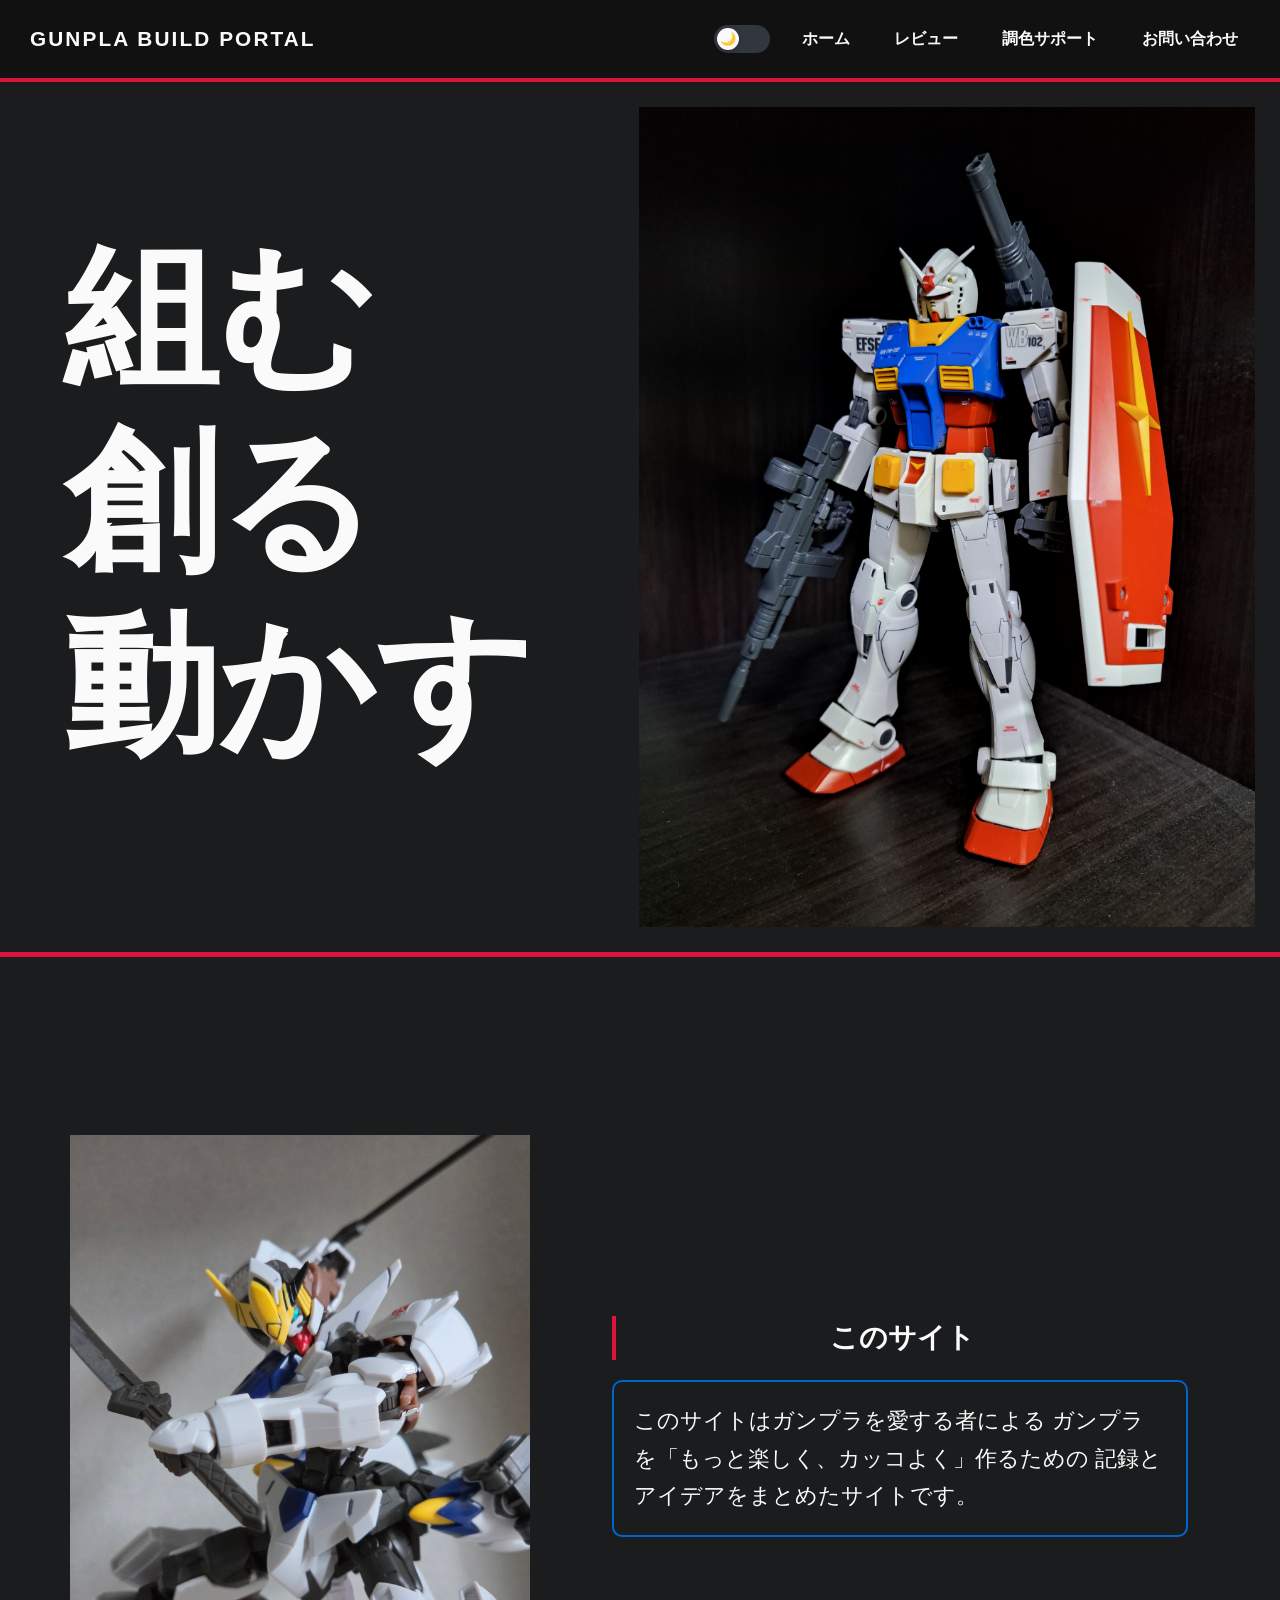
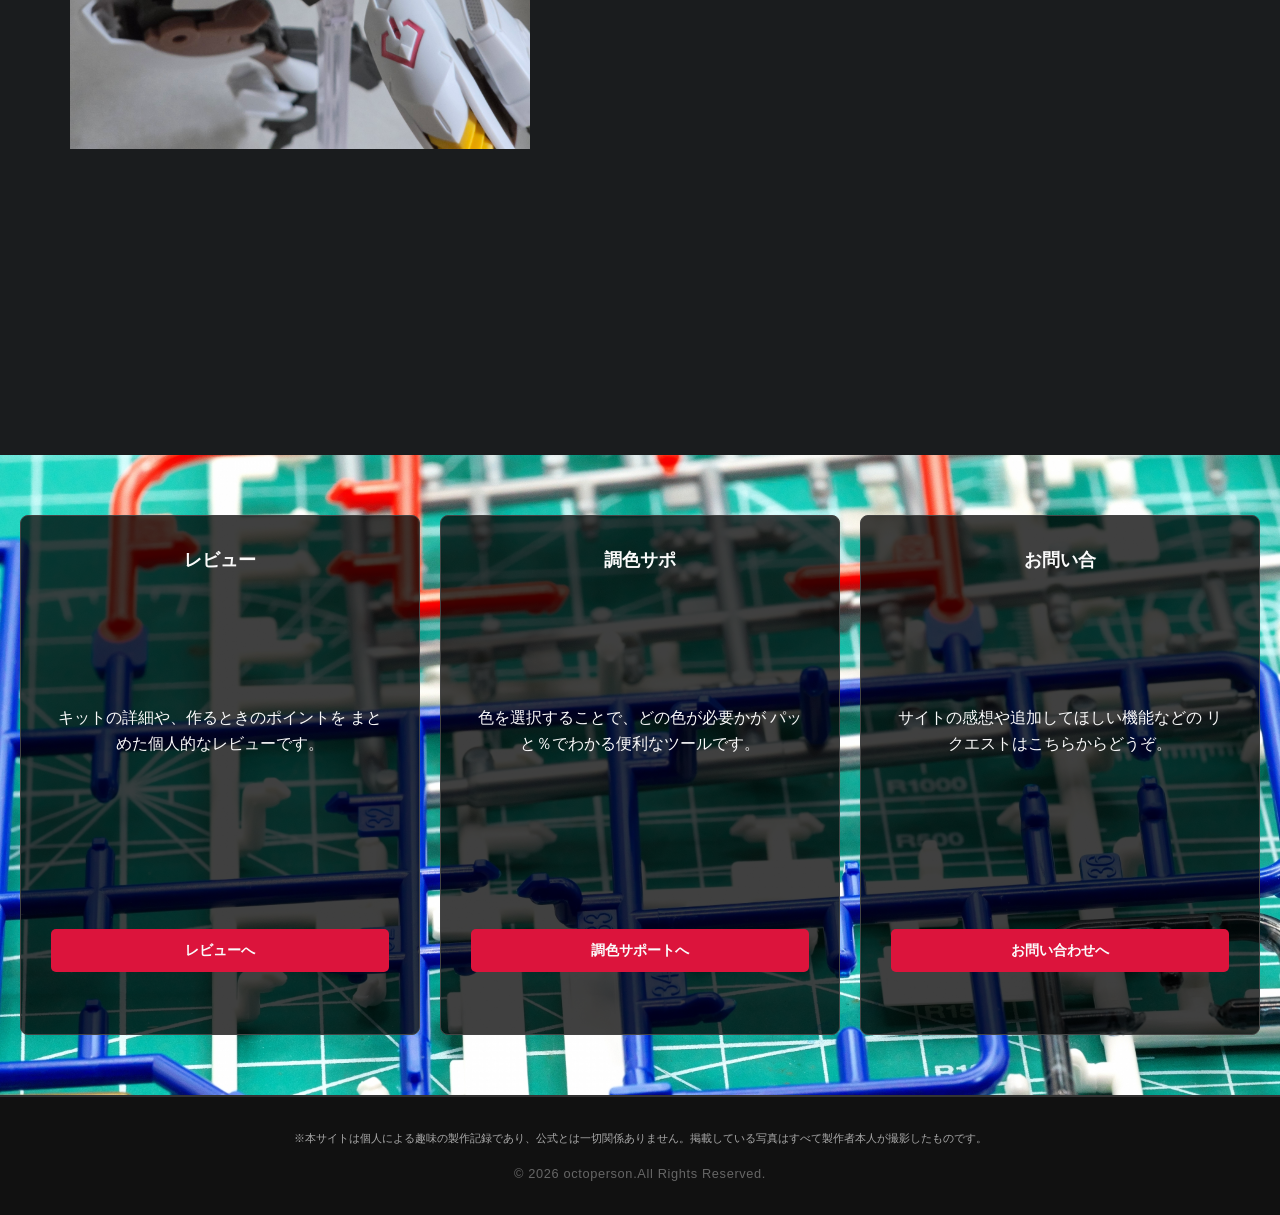
<file: index.html>
<!DOCTYPE html>
<html lang="ja">
<head>
  <meta charset="UTF-8">
  <meta name="viewport" content="width=device-width, initial-scale=1.0">
  <title>GUNPLA BUILD PORTAL</title>
  <link rel="stylesheet"href="css/style.css">
  <script src="JS/script.js"defer></script>
</head>
<body>
  <!-- ローディング画面 -->
  <div id="loading" class="lording-overlay">
    <div class="cockpit-ui">
      <p class="system-text">Loading...</p>
      <div class="progress-bar-container">
        <div class="progress-bar"></div>
      </div>
    </div>
  </div>
  <!-- ヘッダー -->
  <header>
    <h1><a href="index.html">GUNPLA BUILD PORTAL</a></h1>
    <nav class="nav">
      <ul>
        <button id="theme-toggle" class="theme-switch" aria-label="テーマ切り替え">
         <span class="switch-track">
           <span class="switch-thumb">
             <span class="theme-icon">🌙</span>
           </span>
         </span>
        </button>
        <li><a href="index.html">ホーム</a></li>
        <li><a href="review.html">レビュー</a></li>
        <li><a href="peint.html">調色サポート</a></li>
        <li><a href="contact.html">お問い合わせ</a></li>
      </ul>
    </nav>
  </header>
  <!-- ヒーローセクション -->
  <section class="hero">
   <h1 class="title typing">組む<br>創る<br>動かす</h1>
   <img class="hero-img" src="img/20250613_225941.jpg" alt="gunpla-consept" width="400">
  </section>

  <!-- コンセプト -->
  <section class="concept">
    <div class="concept-img">
      <img src="img/20260712_113057.jpg" alt="gunpla-consept" width="400">
    </div>
    <div class="wrapper">
     <h2 class="theme typing">このサイトについて</h2>
     <p class="topic fadein">
       このサイトはガンプラを愛する者による
       ガンプラを「もっと楽しく、カッコよく」作るための
       記録とアイデアをまとめたサイトです。
     </p>
   </div>
  </section>

  <!-- 3つのサポート機能 -->
  <section class="support">
    <div class="contents">
      <h2 class="contents-name typing">レビュー</h2>
      <p class="contents-text">
        キットの詳細や、作るときのポイントを
        まとめた個人的なレビューです。
      </p>
      <a class="btn fadein" href="review.html">レビューへ</a>
      <!--href="#"の部分はサイトのファイル名を挿入する-->
    </div>
    <div class="contents">
      <h2 class="contents-name typing">調色サポート</h2>
      <p class="contents-text">
        色を選択することで、どの色が必要かが
        パッと％でわかる便利なツールです。
      </p>
      <a class="btn fadein" href="peint.html">調色サポートへ</a>
      <!--href="#"の部分はサイトのファイル名を挿入する-->
    </div>
    <div class="contents">
      <h2 class="contents-name typing">お問い合わせ</h2>
      <p class="contents-text">
        サイトの感想や追加してほしい機能などの
        リクエストはこちらからどうぞ。
      </p>
      <a class="btn fadein" href="contact.html">お問い合わせへ</a>
      <!--href="#"の部分はサイトのファイル名を挿入する-->
    </div>
  </section>

  <!-- 著作権について -->
  <footer>
    <p class="footer-text"><small>※本サイトは個人による趣味の製作記録であり、公式とは一切関係ありません。掲載している写真はすべて製作者本人が撮影したものです。</small></p>
    <p class="copyright">&copy; 2026 octoperson.All Rights Reserved.</p>
  </footer>
</body>
</html>
</file>
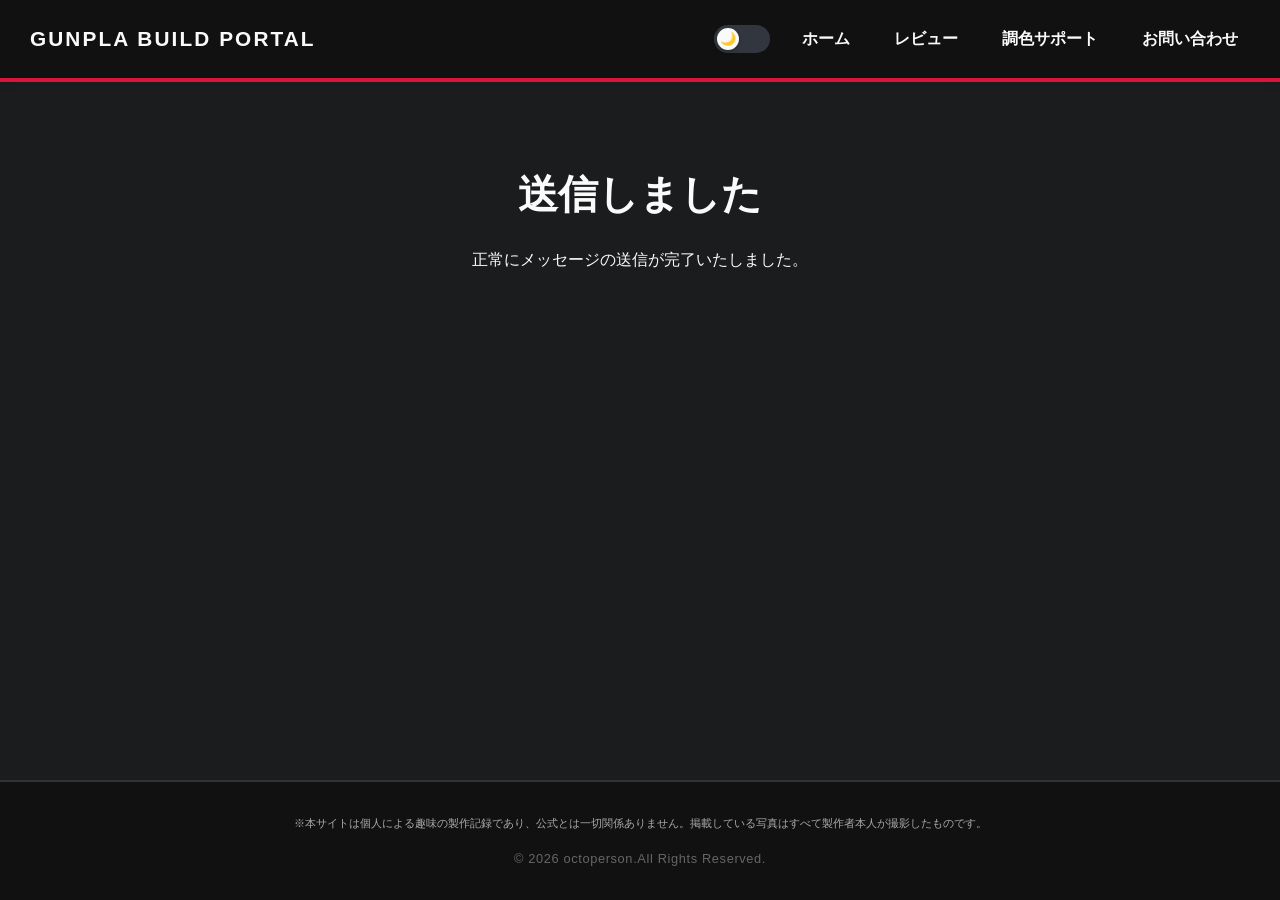
<file: After-contact.html>
<!DOCTYPE html>
<html lang="ja">
<head>
  <meta charset="UTF-8">
  <meta name="viewport" content="width=device-width, initial-scale=1.0">
  <title>GUNPLA BUILD PORTAL</title>
  <link rel="stylesheet"href="css/style.css">
  <script src="JS/script.js"defer></script>
  <link rel="preconnect" href="https://fonts.googleapis.com">
  <link rel="preconnect" href="https://fonts.googleapis.com">
  <link href="https://fonts.googleapis.com/css2?family=Montserrat:ital,wght@0,100..900;1,100..900&family=Noto+Sans+JP:wght@100..900&display=swap" rel="stylesheet">
</head>
<body>
  <!-- ローディング画面 -->
  <div id="loading" class="lording-overlay">
    <div class="cockpit-ui">
      <p class="system-text">Loading...</p>
      <div class="progress-bar-container">
        <div class="progress-bar"></div>
      </div>
    </div>
  </div>
  <!-- ヘッダー -->
  <header>
    <h1><a href="index.html">GUNPLA BUILD PORTAL</a></h1>
    <nav class="nav">
      <ul>
        <button id="theme-toggle" class="theme-switch" aria-label="テーマ切り替え">
         <span class="switch-track">
           <span class="switch-thumb">
             <span class="theme-icon">🌙</span>
           </span>
         </span>
        </button>
        <li><a href="index.html">ホーム</a></li>
        <li><a href="review.html">レビュー</a></li>
        <li><a href="peint.html">調色サポート</a></li>
        <li><a href="contact.html">お問い合わせ</a></li>
      </ul>
    </nav>
  </header>
  
  <!-- ↓お問い合わせ -->
  <main class="lower-main">
    <div class="lower-heading-group">
      <h2>送信しました</h2>
      <p>正常にメッセージの送信が完了いたしました。</p>
    </div>
  </main>
  <!-- 著作権について -->
  <footer class="After-footer">
    <p class="footer-text"><small>※本サイトは個人による趣味の製作記録であり、公式とは一切関係ありません。掲載している写真はすべて製作者本人が撮影したものです。</small></p>
    <p class="copyright">&copy; 2026 octoperson.All Rights Reserved.</p>
  </footer>
</body>
</html>
</file>
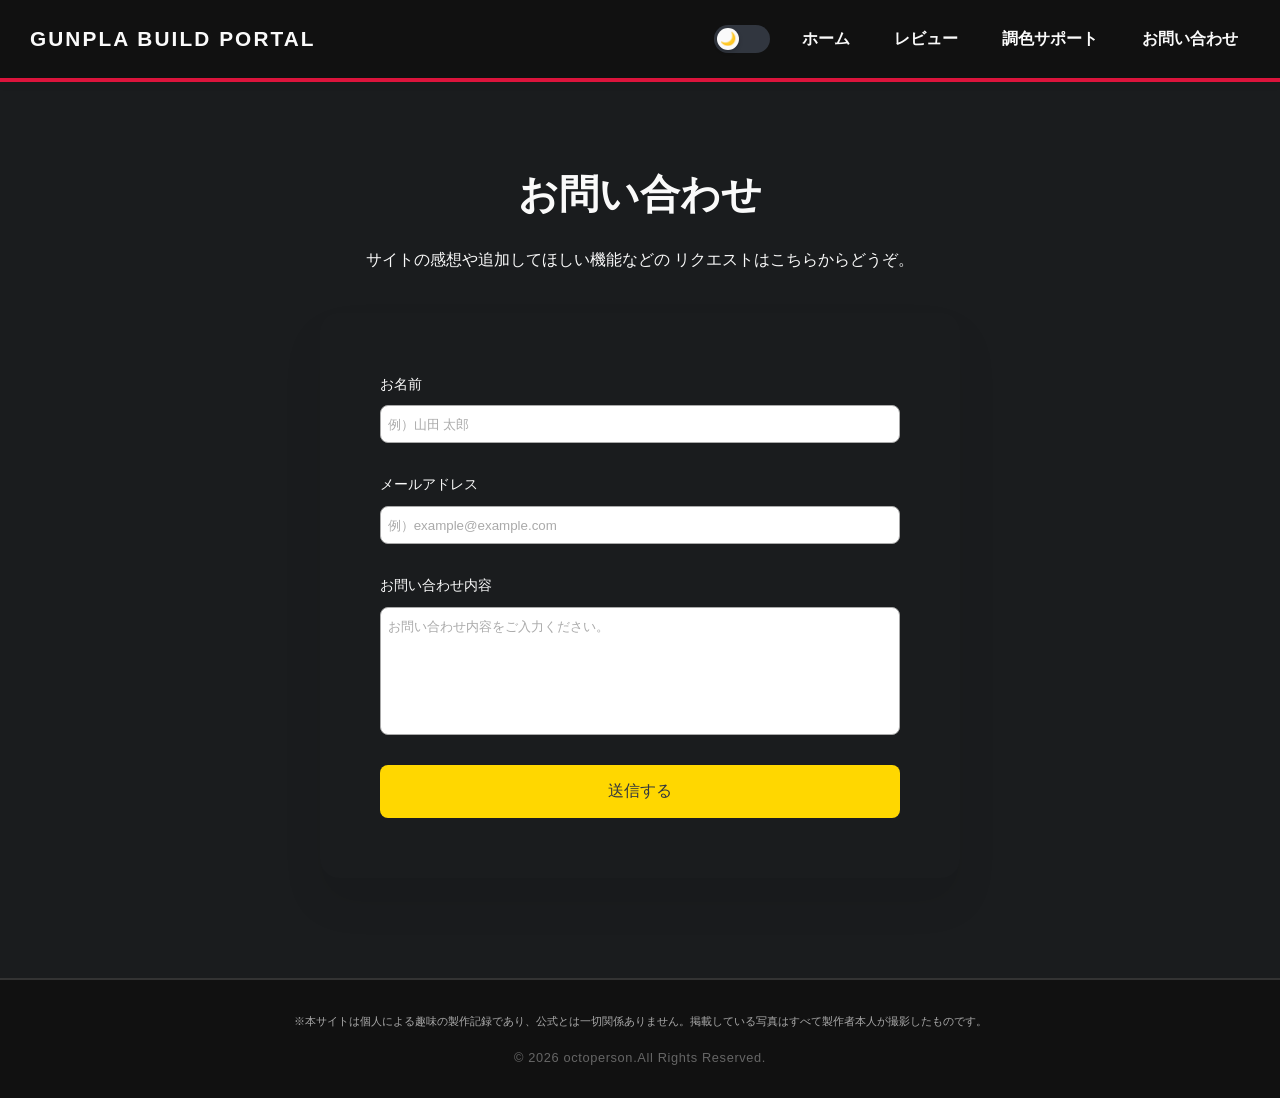
<file: contact.html>
<!DOCTYPE html>
<html lang="ja">
<head>
  <meta charset="UTF-8">
  <meta name="viewport" content="width=device-width, initial-scale=1.0">
  <title>GUNPLA BUILD PORTAL</title>
  <link rel="stylesheet"href="css/style.css">
  <script src="JS/script.js"defer></script>
  <link rel="preconnect" href="https://fonts.googleapis.com">
  <link rel="preconnect" href="https://fonts.googleapis.com">
  <link href="https://fonts.googleapis.com/css2?family=Montserrat:ital,wght@0,100..900;1,100..900&family=Noto+Sans+JP:wght@100..900&display=swap" rel="stylesheet">
</head>
<body>
  <!-- ローディング画面 -->
  <div id="loading" class="lording-overlay">
    <div class="cockpit-ui">
      <p class="system-text">Loading...</p>
      <div class="progress-bar-container">
        <div class="progress-bar"></div>
      </div>
    </div>
  </div>
  <!-- ヘッダー -->
  <header>
    <h1><a href="index.html">GUNPLA BUILD PORTAL</a></h1>
    <nav class="nav">
      <ul>
        <button id="theme-toggle" class="theme-switch" aria-label="テーマ切り替え">
         <span class="switch-track">
           <span class="switch-thumb">
             <span class="theme-icon">🌙</span>
           </span>
         </span>
        </button>
        <li><a href="index.html">ホーム</a></li>
        <li><a href="review.html">レビュー</a></li>
        <li><a href="peint.html">調色サポート</a></li>
        <li><a href="contact.html">お問い合わせ</a></li>
      </ul>
    </nav>
  </header>
  
  <!-- ↓お問い合わせ -->
  <main class="lower-main">
    <div class="lower-heading-group">
      <h2>お問い合わせ</h2>
      <p>サイトの感想や追加してほしい機能などの リクエストはこちらからどうぞ。</p>
    </div>
    <form class="form-box" action="https://api.staticforms.dev/submit" method="post">
      <input type="hidden" name="accessKey" value="sf_21d260a81fe5f77fdc8c3242">
      <input type="hidden" name="redirectTo" value="https://octoperson8reg.github.io/GUNPLA-BUILD-PORTAL/After-contact.html">
      <div class="form-item">
        <label>お名前</label>
        <input type="text" name="name" placeholder="例）山田 太郎">
      </div>
      <div class="form-item">
        <label>メールアドレス</label>
        <input type="email" name="email" placeholder="例）example@example.com">
      </div>
      <div class="form-item">
        <label>お問い合わせ内容</label>
        <textarea rows="7" name="message" placeholder="お問い合わせ内容をご入力ください。"></textarea>
      </div>
      <div class="form-item">
        <button type="submit">送信する</button>
      </div>
    </form>
  </main>
  <!-- 著作権について -->
  <footer>
    <p class="footer-text"><small>※本サイトは個人による趣味の製作記録であり、公式とは一切関係ありません。掲載している写真はすべて製作者本人が撮影したものです。</small></p>
    <p class="copyright">&copy; 2026 octoperson.All Rights Reserved.</p>
  </footer>
</body>
</html>
</file>
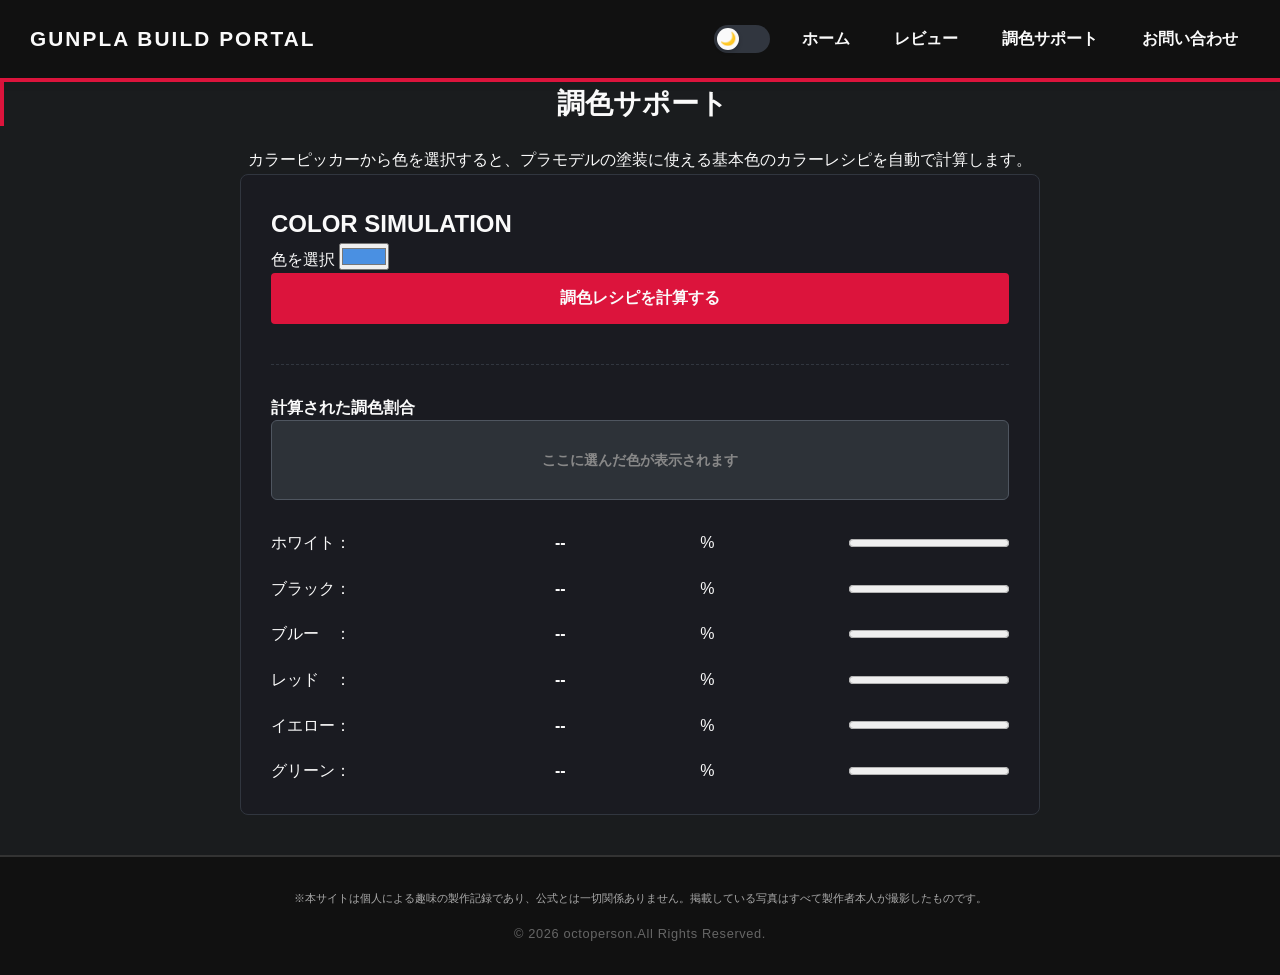
<file: peint.html>
<!DOCTYPE html>
<html lang="ja">
<head>
  <meta charset="UTF-8">
  <meta name="viewport" content="width=device-width, initial-scale=1.0">
  <title>GUNPLA BUILD PORTAL</title>
  <link rel="stylesheet"href="css/style.css">
  <script src="JS/script.js"defer></script>
</head>
<body>
  <!-- ローディング画面 -->
  <div id="loading" class="lording-overlay">
    <div class="cockpit-ui">
      <p class="system-text">Loading...</p>
      <div class="progress-bar-container">
        <div class="progress-bar"></div>
      </div>
    </div>
  </div>
  <!-- ヘッダー -->
  <header>
    <h1><a href="index.html">GUNPLA BUILD PORTAL</a></h1>
    <nav class="nav">
      <ul>
        <button id="theme-toggle" class="theme-switch" aria-label="テーマ切り替え">
         <span class="switch-track">
           <span class="switch-thumb">
             <span class="theme-icon">🌙</span>
           </span>
         </span>
        </button>
        <li><a href="index.html">ホーム</a></li>
        <li><a href="review.html">レビュー</a></li>
        <li><a href="peint.html">調色サポート</a></li>
        <li><a href="contact.html">お問い合わせ</a></li>
      </ul>
    </nav>
  </header>
  <!--調色サポート-->
  <h2 class="theme">調色サポート</h2>
  <p>カラーピッカーから色を選択すると、プラモデルの塗装に使える基本色のカラーレシピを自動で計算します。</p>
  
  <!-- シミュレーター -->
  <section class="colorSimu">
    <h2>COLOR SIMULATION</h2>
    <!-- メインエリア（カラーピッカー） -->
    <form>
      <div class="select">
        <label for="input">色を選択</label>
        <input type="color" id="input" value="#4a90e2">
      </div>
      <div class="select">
        <button type="button" id="btn">調色レシピを計算する</button>
      </div>
    </form>
    <!-- サブエリア（割合の表示） -->
    <div id="result" class="result-box">
      <h4>計算された調色割合</h4>
      <div id="preview" class="preview-box">
        <span>ここに選んだ色が表示されます</span>
      </div>
    <!-- 各カラーの割合（テキストとメーター）-->
     <div class="recipe-list">
      <div class="recipe-item">
        <span class="colorName">ホワイト：</span>
        <span id="ratio-white" class="ratio-num">--</span><span class="ratio-per">%</span>
        <progress id="ber-white" max="100" value="0"></progress> <!--メーターバーを表示（AI使用）-->
      </div>
      <div class="recipe-item">
        <span class="colorName">ブラック：</span>
        <span id="ratio-black" class="ratio-num">--</span><span class="ratio-per">%</span>
        <progress id="ber-black" max="100" value="0"></progress>
      </div>
      <div class="recipe-item">
        <span class="colorName">ブルー　：</span>
        <span id="ratio-blue" class="ratio-num">--</span><span class="ratio-per">%</span>
        <progress id="ber-blue" max="100" value="0"></progress>
      </div>
      <div class="recipe-item">
        <span class="colorName">レッド　：</span>
        <span id="ratio-red" class="ratio-num">--</span><span class="ratio-per">%</span>
        <progress id="ber-red" max="100" value="0"></progress>
      </div>
      <div class="recipe-item">
        <span class="colorName">イエロー：</span>
        <span id="ratio-yellow" class="ratio-num">--</span><span class="ratio-per">%</span>
        <progress id="ber-yellow" max="100" value="0"></progress>
      </div>
      <div class="recipe-item">
        <span class="colorName">グリーン：</span>
        <span id="ratio-green" class="ratio-num">--</span><span class="ratio-per">%</span>
        <progress id="ber-green" max="100" value="0"></progress>
      </div>
     </div>
    </div>
  </section>
  <!-- 著作権について -->
  <footer>
    <p class="footer-text"><small>※本サイトは個人による趣味の製作記録であり、公式とは一切関係ありません。掲載している写真はすべて製作者本人が撮影したものです。</small></p>
    <p class="copyright">&copy; 2026 octoperson.All Rights Reserved.</p>
  </footer>
</body>
</html>
</file>
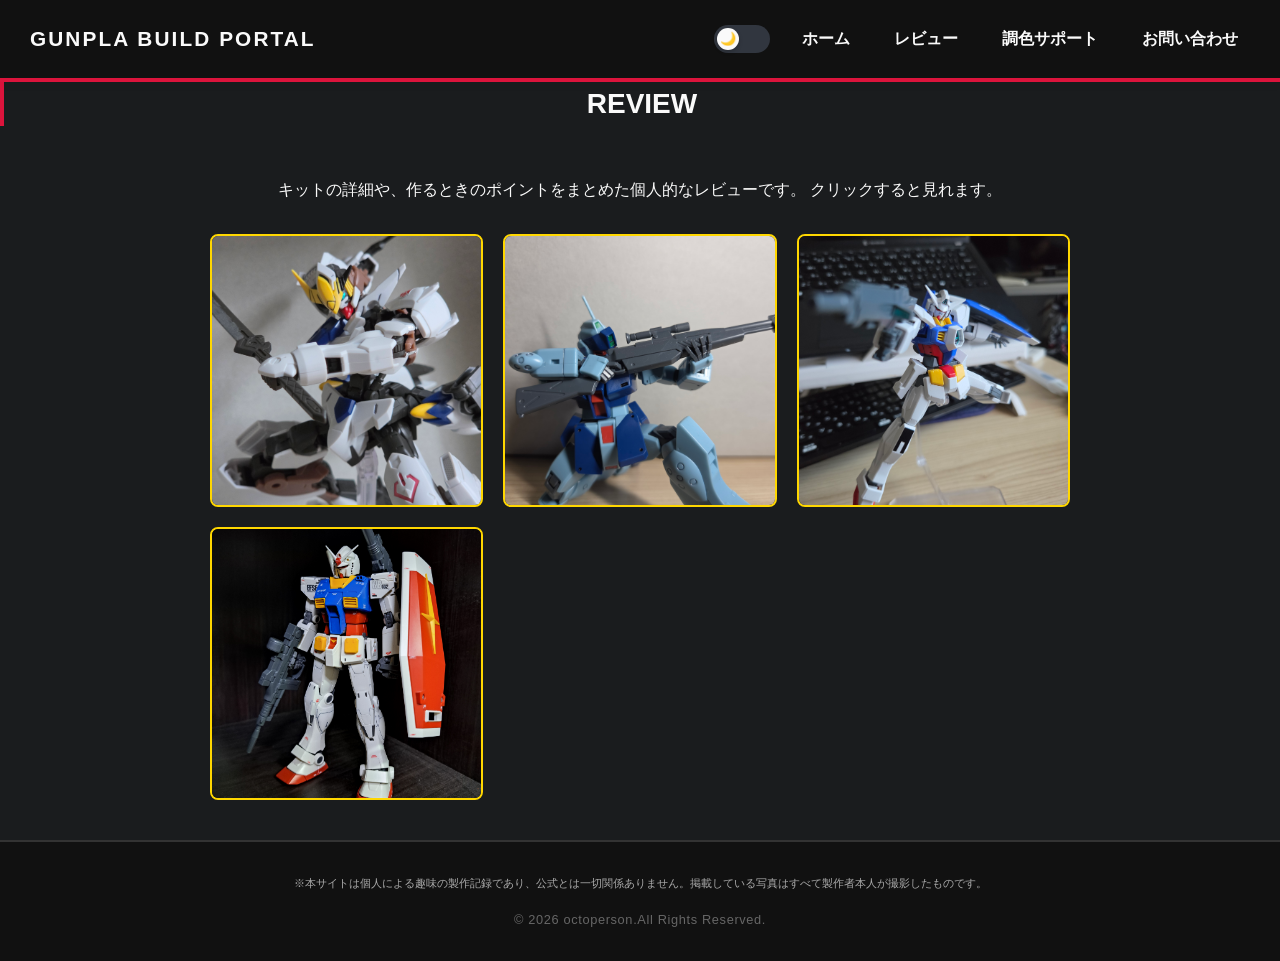
<file: review.html>
<!DOCTYPE html>
<html lang="ja">
<head>
  <meta charset="UTF-8">
  <meta name="viewport" content="width=device-width, initial-scale=1.0">
  <title>GUNPLA BUILD PORTAL</title>
  <link rel="stylesheet"href="css/style.css">
  <script src="JS/script.js"defer></script>
</head>
<body>
  <!-- ローディング画面 -->
  <div id="loading" class="lording-overlay">
    <div class="cockpit-ui">
      <p class="system-text">Loading...</p>
      <div class="progress-bar-container">
        <div class="progress-bar"></div>
      </div>
    </div>
  </div>
  <!-- ヘッダー -->
  <header>
    <h1><a href="index.html">GUNPLA BUILD PORTAL</a></h1>
    <nav class="nav">
      <ul>
        <button id="theme-toggle" class="theme-switch" aria-label="テーマ切り替え">
         <span class="switch-track">
           <span class="switch-thumb">
             <span class="theme-icon">🌙</span>
           </span>
         </span>
        </button>
        <li><a href="index.html">ホーム</a></li>
        <li><a href="review.html">レビュー</a></li>
        <li><a href="peint.html">調色サポート</a></li>
        <li><a href="contact.html">お問い合わせ</a></li>
      </ul>
    </nav>
  </header>
  
  <!-- レビュー -->
  <h2 class="theme">REVIEW</h2>
  <p class="review-text">キットの詳細や、作るときのポイントをまとめた個人的なレビューです。
    クリックすると見れます。
  </p>
  <!-- レビューのテンプレート -->
  <div class="review">
    <div class="review-card" data-target="barubatosu-adaput">
      <div class="review-img">
        <img src="img/20260712_113057.jpg" alt="ガンプラ画像">
      </div>
    </div>
    <div class="review-card" data-target="gm-sniper2">
      <div class="review-img">
        <img src="img/20260712_114454.jpg" alt="ガンプラ画像">
      </div>
    </div>
    <div class="review-card" data-target="age1">
      <div class="review-img">
        <img src="img/20260530_150000.jpg" alt="ガンプラ画像">
      </div>
    </div>
    <div class="review-card" data-target="rx78-origin">
      <div class="review-img">
        <img src="img/20250613_225941.jpg" alt="ガンプラ画像">
      </div>
    </div>
  </div>
  <!-- クリック後の表示 -->
  <div id="barubatosu-adaput" class="modal-overlay">
    <div class="modal-content">
      <span class="closeBtn">&times;</span>
      <div class="modal-body">
        <div class="modal-img">
          <img src="img/20260712_113057.jpg" alt="ガンプラ画像">
        </div>
        <div class="modal-text">
          <h3>HG 1/144 ガンダムバルバトスアダプト</h3>
          <div class="review-meta">
            <span class="date">製作日: 2026/06/28</span>
            <span class="rating">評価:★★★★★</span>
          </div>
          <p class="coment">
            従来のフレームから可動域が広がり、素材が変更されたことで腕が武器の重さでへたれることがなくなり
            様々なポーズを付けられるようになりました。ちなみにガンダムフレームが使用されているガンプラなら移植が可能です。
            プレミアムバンダイ限定なので入手しにくいのが難点ですがガンダムバルバトスが好きな人には特におすすめです！
          </p>
        </div>
      </div>
    </div>
  </div>

  <div id="gm-sniper2" class="modal-overlay">
    <div class="modal-content">
      <span class="closeBtn">&times;</span>
      <div class="modal-body">
        <div class="modal-img">
          <img src="img/20260712_114454.jpg" alt="ガンプラ画像">
        </div>
        <div class="modal-text">
          <h3>HGUC 1/144 ジムスナイパーⅡ</h3>
          <div class="review-meta">
            <span class="date">製作日: 2026/05/03</span>
            <span class="rating">評価:★★★★☆</span>
          </div>
          <p class="coment">
            設定画のスタイリッシュな雰囲気を絶妙に落とし込んでいます。肩に引き出し機構ががあるため
            ジムスナイパーⅡの代名詞である狙撃ポーズが綺麗にできます。関節などの接続軸は2010年代に発売したガンプラと
            共通なのでカスタマイズが簡単にできます。個人的にHGジム系の中で傑作キットだと思います！
          </p>
        </div>
      </div>
    </div>
  </div>
   
  <div id="age1" class="modal-overlay">
    <div class="modal-content">
      <span class="closeBtn">&times;</span>
      <div class="modal-body">
        <div class="modal-img">
          <img src="img/20260530_150000.jpg" alt="ガンプラ画像">
        </div>
        <div class="modal-text">
          <h3>HG 1/144 ガンダムAGE-1 ノーマル</h3>
          <div class="review-meta">
            <span class="date">製作日: 2026/04/16</span>
            <span class="rating">評価:★★★★★</span>
          </div>
          <p class="coment">
            15年前のキットとは思えないほど可動域が広くプロポーションも劇中に忠実。
            色分けもかなり良くパーツの合わせ目も目立たないため、最新キットに匹敵するレベルでクオリティが高いです。
            シンプルな構造で初心者にもおすすめです！！墨入れをするとさらにカッコよくなりますので是非挑戦してみてください。
          </p>
        </div>
      </div>
    </div>
  </div>
   
  <div id="rx78-origin" class="modal-overlay">
    <div class="modal-content">
      <span class="closeBtn">&times;</span>
      <div class="modal-body">
        <div class="modal-img">
          <img src="img/20250613_225941.jpg" alt="ガンプラ画像">
        </div>
        <div class="modal-text">
          <h3>MG 1/100 RX-78-02 ガンダム（GUNDAM THE ORIGIN版）</h3>
          <div class="review-meta">
            <span class="date">製作日: 2025/06/13</span>
            <span class="rating">評価:★★★★☆</span>
          </div>
          <p class="coment">
            ORIGIN版ならではのミリタリー感溢れる高密度なディテールと、人間の骨格を思わせる異次元の可動ギミックが素組みのままでも完璧に決まる傑作キットです。
            唯一、全指可動ハンドの武器保持力だけが惜しいものの、それを補って余りあるプレイバリューと圧倒的な兵器としての説得力を誇っています。前期型と中期型を
            選んで組める仕様も含め、まさに「1/100スケールにおけるRX-78の決定版」と言えるキットです!
          </p>
        </div>
      </div>
    </div>
  </div>


  <!-- 著作権について -->
  <footer>
    <p class="footer-text"><small>※本サイトは個人による趣味の製作記録であり、公式とは一切関係ありません。掲載している写真はすべて製作者本人が撮影したものです。</small></p>
    <p class="copyright">&copy; 2026 octoperson.All Rights Reserved.</p>
  </footer>
</body>
</html>
</file>
<file: css/style.css>
@charset 'UTF-8';
/* ==========================================================================
  カラー変数の設定（ライトモード）
============================================================================*/
:root{
    --bg-main:#1a1c1e;
    --text-main:#fafafa;
    --accent-main:crimson;
    --accent-sub:#06c;
    --header-color:#111111;
    --footer-color:#aaaaaa;
    --copylight-color:#666666;
    --colorsim-back:#1a1b21;
    --colorsim-border:#31363f;
    --btn-hover:green;
}
body.light-mode{
    --bg-main:#fafafa;
    --text-main:#1a1c1e;
    --accent-main:forestgreen;
    --accent-sub:#06c;
    --header-color:#ffffff;
    --footer-color:#aaaaaa;
    --copylight-color:#666666;
    --colorsim-back:#d9dbe2;
    --colorsim-border:#3a3c3e;
    --btn-hover:#ff69b4;
}
/* ==========================================================================
  サイト全体のベースルールとメインページのレイアウト
========================================================================== */
*{
  box-sizing: border-box;
  margin:0;
  padding:0;
}
body{
  font-family: 'Helvetica Neue', Arial, 'Hiragino Kaku Gothic ProN', 'Hiragino Sans', Meiryo, sans-serif;
  background-color:var(--bg-main);
  color:var(--text-main);
  line-height:1.6;
}
a{
  /* color:#0066cc; */
  color:var(--text-main);
  text-decoration: none;
  transition: color 0.3s, border-color 0.3s;
}
a:hover{
  color:#ff69b4;
}
.container{
  width:100%;
  max-width: 1200px;
  margin: 0 auto;
  padding:0 20px;
}
p {
    line-height: 1.7;
    text-align: center;
}
img {
    max-width: 100%;
}
.title {
    font-family: var(--oswald-font);
    font-size: min(10vw, 4rem);
    margin-bottom: 2rem;
    color:var(--text-main);
}
.typing{
    position:relative;
    display:inline-blox;
}
.btn {
    color: var(--white);
    background: var(--brown);
    border: 1px solid var(--brown);
    text-decoration: none;
    padding: 1rem;
    display: inline-block;
    margin: 2rem 0;
    transition: .4s;
}
.fadein{
    opacity: 0;
}

.wrapper {
    max-width: 38rem;
    margin: auto;
    padding: 0 1rem;
}
/*=====================================================================
ヘッダー
========================================================================= */
header{
  display:flex;
  justify-content:space-between;
  align-items:center;
  background-color: var(--header-color);
  border-bottom:4px solid var(--accent-main);
  padding:18px 30px;
  position:sticky;
  top:0;
  z-index:100;
  box-shadow:0 2px 10px rgba(0,0,0,0.05);

}

header h1{
  color:var(--text-main); 
  font-weight:bold;
  letter-spacing: 0.1em;
  font-size:1.3rem;
  margin:0;
  white-space:nowrap;
}
header h1 a{
    color:var(--text-main);
    text-decoration:none;
}

header nav ul{
    display:flex;
    list-style: none;
    margin:0;
    padding:0;
    gap:20px;
}
header nav ul a{
  background-color: transparent;
  padding: 8px 12px; 
  text-decoration: none; 
  color: var(--text-main); 
  font-weight: bold;
  white-space: nowrap; 
  display: inline-block; 
  transition: color 0.2s ease;
} 
header nav ul a:hover{
    color:var(--accent-main);
}



/*=================================================
ローディング
===================================================*/
/* LOADING */
.progress-bar-container{
    width:200px;
    height:8px;
    background-color:rgba(255, 255, 255, 0.1);
    border-radius:10px;
    overflow:hidden;
    margin-top:10px;
}
.progress-bar{
    height:100%;
    width:0%;
    background-color:var(--btn-hover);
    border-radius:10px;
    animation: loadProgress 1.5s cubic-bezier(0.4, 0, 0.2, 1) forwards;
}
@keyframes loadProgress{
    0%{
        width:0%;
    }
    100%{
        width:100%;
    }
}
#loading{
    background-color:var(--bg-main);
    position:fixed;
    z-index: 9999;
    inset: 0;
    display:grid;
    place-items: center;
}
.loading-overlay{
    position: fixed;
    top:0;
    left:0;
    width:100%;
    height:100%;
    background-color:rgba(0, 0, 0, 0.85);
    z-index: 9999;
    display: flex;
    justify-content: center;
    align-items: center;
    transition: opacity 0.5s ease, visibility 0.5s ease;
}
.loading-overlay.loaded{
    opacity:0;
    visibility: hidden;
}
.cockpit-ui{
    display:flex;
    flex-direction:column;
    align-items: center;
    gap:15px;
}
/* HERO */
.hero{
    background-color:var(--bg-main);
    border-bottom: 5px solid var(--accent-main);
    /* padding: 60px 20px; */
    display: flex;
    align-items: center;
    justify-content: center;
    gap: 40px;
}
.hero::after{
    content: '';
    width:50%;
    height:100vh;
    position: absolute;
    inset: 0;
}
.hero .title{
    /* margin-top:50px; */
    width: 100%;
    font-size: max(12vw, 3rem);
    line-height: 1.2;
    margin-left: 5%;
}
.hero img{
    width:52%;
    max-width:800px;
    height:100%;
    object-fit:cover;
    border-radius:8px;
    display:block;
    padding: 25px;
    border-radius:8px;
}

/* CONCEPT */
.concept{
    display:flex;
    margin: 8rem 0;
    background-image: linear-gradient(
        to right,
        transparent 0%,
        transparent 20%,
        var(--light-grey) 20%,
        var(--light-grey) 100%
    );
    
    padding: 30px;                  
    margin-left: 20px;              
    flex: 1;                        
} 

.concept img{
    display:block;
    width: 100%;
    max-width:500px;
    padding: 20px;
    border-radius:8px;
}
.topic{
    font-size:22px;
    text-align: left;
    margin-bottom: 2rem;
    border:2px solid var(--accent-sub);
    padding:20px;
    border-radius:10px;
    background-color:var(--bg-main);
}
.theme{
    font-size:28px;
    text-align:center;
    border-left:4px solid var(--accent-main);
    margin-bottom:20px;
}


.support{
    background: url('../img/24940750_m.jpg') no-repeat center top / cover;
    margin-top:16rem;
    position:relative;
    height:40rem;
    padding: 60px 20px;
    display:flex;
    justify-content:space-between;
    gap:20px;
    flex-wrap:wrap;
}
.contents{
    flex:1;
    background-color:rgba(0,0,0,0.75);
    border:1px solid #444444;
    padding:30px;
    border-radius:8px;
    display:flex;
    flex-direction:column;
    justify-content:space-between;
}
.contents-name{
   color:#fafafa;
   font-size:18px;
   margin-bottom:15px;
   text-align: center;
}
.contents-text{
    color:#fafafa;
    font-size:1rem;
    line-height:1.6;
    margin-bottom:25px;
}
.support .btn{
    display:inline-block;
    visibility:visible;
    opacity:1;
    background-color: var(--accent-main);
    color:#fafafa;
    padding:10px 20px;
    border-radius:5px;
    text-decoration:none;
    font-weight:bold;
    font-size:0.9rem;
    width:100%;
    box-sizing:border-box;
    text-align:center;
    transition: background-color 0.3s
}
.support .btn:hover{
    background-color: var(--accent-sub);
}

footer{
    background-color:var(--header-color);
    color:var(--footer-color);
    padding:30px 20px;
    text-align:center;
    border-top:2px solid #333333;
    margin-top:0;
}
.footer-text{
    font-size:0.85rem;
    line-height:1.6;
    max-width:800px;
    margin:0 auto 15px auto;
}
.copyright{
    font-size:0.8rem;
    color:var(--copylight-color);
    letter-spacing:0.05em;
}

/*=================================== 
↓　調色サポート用レイアウト 
=====================================*/
/* 全体 */
.colorSimu{
    max-width:800px;
    margin: 0 auto 40px auto;
    padding:30px;
    background-color:var(--colorsim-back);
    border:1px solid var(--colorsim-border);
    border-radius:8px;
}
form{
    margin-bottom:25px;
}
/* 入力・選択 */
.input{
    margin-bottom:25px;
    display:flex;
    flex-direction:column;
    gap:10px;
}
.input label{
    font-weight:bold;
    color:var(--text-main);
}
/* カラーピッカーのサイズ */
#target{
    width:100%;
    height:50px;
    padding:0;
    border:1px solid var(--colorsim-border);
    border-radius:4px;
    cursor:pointer;
    background:none;
}
/* ボタンのデザイン */
#btn{
    width:100%;
    padding:15px;
    background-color:var(--accent-main);
    color:var(--text-main);
    border:none;
    border-radius:4px;
    font-size:1rem;
    font-weight:bold;
    cursor:pointer;
    transition:background-color 0.2s ease;
}
#btn:hover{
    background-color:var(--btn-hover);
}
/* 結果表示 */
.result-box{
    margin-top:40px;
    padding-top:30px;
    border-top:1px dashed var(--colorsim-border);/*区切り線*/
}
.result-box.h4{
    color:var(--text-main);
    margin-bottom:20px;
    font-size:1.1rem;
}
/* プレビュー */
.preview-box{
    width:100%;
    height:80px;
    margin-bottom:30px;
    background-color:#2d3238; /*固定*/
    border:1px solid#4f5660;/*固定*/
    border-radius:6px;
    display:flex;
    align-items:center;/*文字を上下中央*/
    justify-content:center;/*文字を左右中央*/
    color:#888888;/*固定*/
    font-size:0.9rem;
    font-weight:bold;
}
/* レシピ */
.recipe-list{
    display:flex;
    flex-direction:column;
    gap:20px;
}
.recipe-item{
    display:flex;
    align-items:center;
    justify-content:space-between;
    flex-wrap:wrap;
    gap:10px;
    color:#ffffff;
}
.colorName{
    width:120px;
    color:var(--text-main);
}
.ratio-num{
    width:40px;
    text-align:right;
    font-weight:bold;
    color:var(--text-main);
}
.ratio-per{
    color:var(--text-main);
}
/* =============================
お問い合わせフォームのレイアウト
================================ */
.lower-main{
  padding:80px 0 100px;
;
}
.lower-heading-group{
  text-align:center;
  display:grid;
  justify-items:center;
  gap:20px;
  margin:0 0 40px;
  h2{
    font-size:40px;
    font-weight:700;
  }
}

.form-box{
  max-width:640px;
  margin:0 auto;
  border-radius:20px;
  padding:60px;
  box-shadow:0px 24px 40px rgb(0 0 0 / 0.08);
}

.form-item{
  display:grid;
  gap:10px;
  label{
    font-size:14px;
  }
  +.form-item{
    margin-top:30px;
  }
  input,
  textarea{
    border:1px solid #aaa;
    padding:0.8em 0.5em;
    border-radius:8px;
    &::placeholder{
      color:#aaa;
    }
  }
  textarea{
    resize:none;
  }
  button{
    font-size:16px;
    display:inline-block;
    color:#31363f;
    background-color:gold;
    border:none;
    padding:1em 2em;
    border-radius:8px;
    &:hover{
      background-color:yellow;
    }
  }
}
.After-footer{
    position:fixed;
    bottom:0;
    left:0;
    width:100%;
}
/* =======================
↓レビューページのレイアウト
========================== */
.review{
    max-width:900px;
    margin:0 auto 40px auto;
    display:grid;
    grid-template-columns:repeat(3,1fr);
    gap:20px;
    padding:0 20px;
}
.review-card{
    width: 100%;
    max-width: 300px;
    position:relative;
    aspect-ratio:1/1;/*正方形*/
    background-color:#31363f;
    border:2px solid gold;
    border-radius:8px;
    overflow:hidden;
    cursor:pointer;
    transition:transform 0.2s ease, border-color 0.2s ease, box-shadow 0.2s ease;
}
.review-card:hover{
    transform:scale(1.02);
    border-color:yellow;
    box-shadow:0 0 15px rgba(243,156, 18,0.7);
}
.review-text{
    padding:30px;
    text-align:center;
    
}
.review-img{
    width:100%;
    height:100%;
}
.review-img img{
    width:100%;
    height:100%;
    object-fit:cover;
}
.modal-overlay{
    position:fixed;
    top:0;
    left:0;
    width:100%;
    height:100%;
    background:rgba(0,0,0,0.8);
    display:none;
    justify-content:center;
    align-items:center;
    z-index:1000;
    padding:20px;
}
.modal-overlay.active{
    display:flex;
}
.modal-content{
    background-color:#31363f;/*固定*/
    border:1px solid #4f5660;/*固定*/
    border-radius:12px;
    max-width:950px;
    width:100%;
    position:relative;
    overflow:hidden;
    animation:modalFadeIn 0.3s ease;
}
@keyframes modalFadeIn{
    from{opacity:0; transform: scale(0.95);}
    to{opacity:1; transform: scale(1);}
}
.closeBtn{
    position:absolute;
    top:15px;
    right:20px;
    color:#ffffff;/*固定*/
    font-size:2rem;
    cursor:pointer;
    z-index:10;
    transition:color 0.2s ease;
}
.closeBtn:hover{
    color:crimson;
}
.modal-body{
    display:flex;
}
.modal-img{
    width:55%;
    background-color:#000000;/*固定*/
    display:flex;
    align-items:center;
    justify-content:center;
}
.modal-img img{
    width:100%;
    height:100%;
    max-height:500px;
    object-fit:contain;
}
.modal-text{
    width:45%;
    padding:40px 30px;
    display:flex;
    flex-direction:column;
    gap:20px;
    border-left:1px solid #4f5660;/*固定*/
}
.modal-text h3{
    font-size:1.3rem;
    color:#ffffff;/*固定*/
    margin:0;
    font-weight:bold;
}
.review-meta{
    display:flex;
    /* flex-direction:column; */
    gap:15px;
    font-size:0.8rem;
    color:#888888;/*固定*/
}
.rating{
    color:gold;
    font-weight:bold;
    text-shadow:0 0 5px rgba(241,196,15,0.5);
}
.coment{
    color:#cccccc;/*固定*/
    font-size:0.85rem;
    line-height:1.4;
    margin:5px 0 0 0;
    text-align:left;
}

/* ===========================================================
 ライトモードボタン
==============================================================*/
.theme-switch {
  background: none;
  border: none;
  padding: 0;
  cursor: pointer;
  outline: none;
}

.switch-track {
  display: flex;
  align-items: center;
  width: 56px;
  height: 28px;
  background-color: var(--colorsim-border);
  border-radius: 30px;
  padding: 3px;
  position: relative;
  transition: background-color 0.3s ease;
}

.switch-thumb {
  display: flex;
  align-items: center;
  justify-content: center;
  width: 22px;
  height: 22px;
  background-color: var(--text-main);
  border-radius: 50%;
  transition: transform 0.3s cubic-bezier(0.4, 0, 0.2, 1), background-color 0.3s ease;
  box-shadow: 0 2px 4px rgba(0,0,0,0.2);
}

.theme-icon {
  font-size: 13px;
  line-height: 1;
  user-select: none;
}

body.light-mode .switch-track {
  background-color: var(--accent-main); /* ライトモード時はアクセントカラーに */
}

body.light-mode .switch-thumb {
  transform: translateX(28px); /* 右へ動かす */
}
</file>
